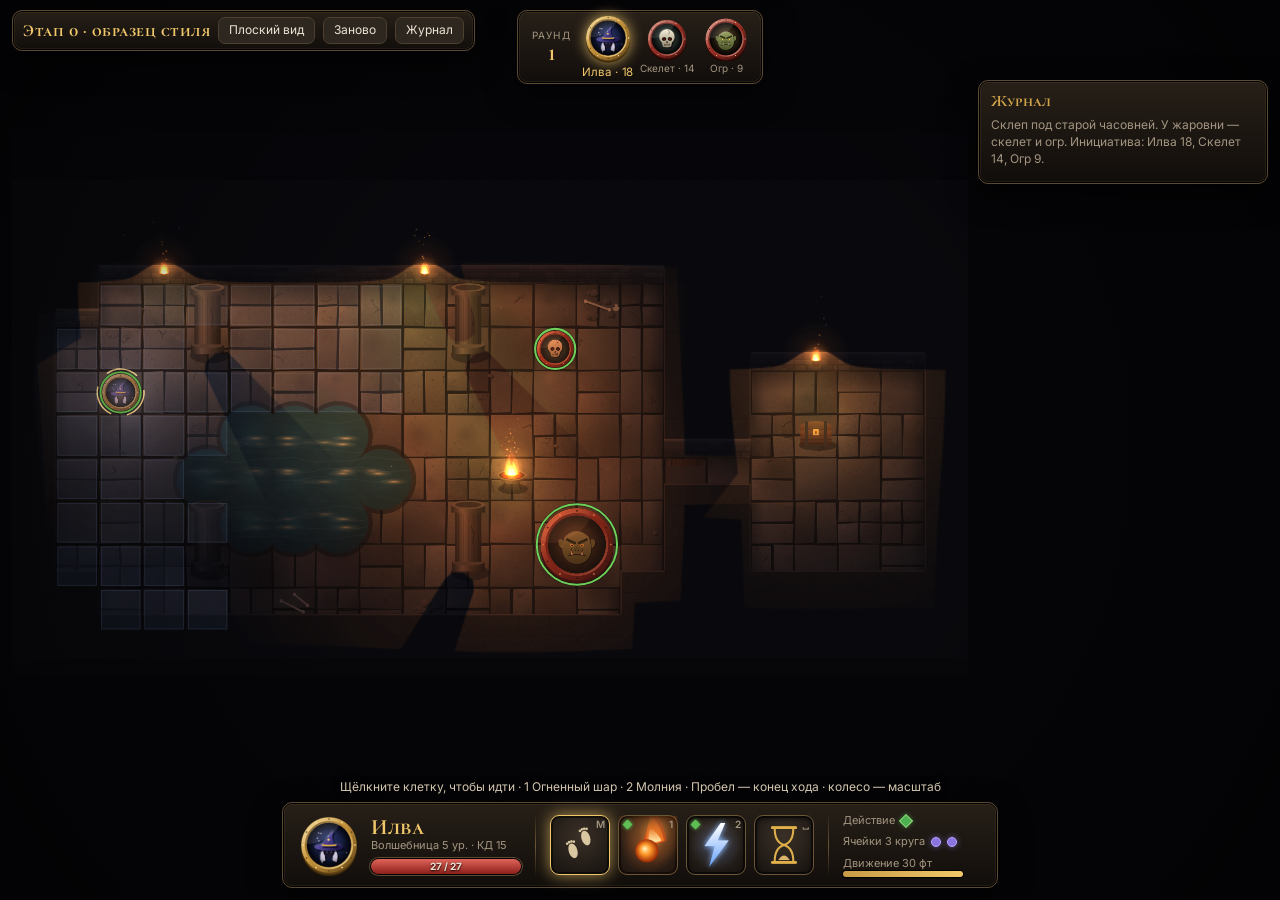
<file: lab/stage0.html>
<!doctype html>
<html lang="ru">
<head>
<meta charset="utf-8">
<meta name="viewport" content="width=device-width,initial-scale=1,viewport-fit=cover">
<title>Образец стиля стола</title>
<link rel="preconnect" href="https://fonts.googleapis.com">
<link href="https://fonts.googleapis.com/css2?family=Cormorant+SC:wght@600;700&family=Inter:wght@400;500;600;700;800&display=swap" rel="stylesheet">
<style>
:root{--gold:#d4a64a;--gold2:#f0c76a;--text:#ece3d4;--muted:#a39581;--line:#3d342a;--red:#c94a3d;color-scheme:dark}
*{box-sizing:border-box}
html,body{margin:0;height:100%;overflow:hidden;background:#060508;color:var(--text);font:14px/1.4 Inter,system-ui,sans-serif}
#cv{position:fixed;inset:0;display:block;touch-action:none}
.panel{background:linear-gradient(180deg,rgba(42,34,26,.93),rgba(18,14,11,.95));border:1px solid #5b4a33;border-radius:10px;
  box-shadow:inset 0 0 0 1px #000,inset 0 0 0 2px rgba(240,199,106,.07),0 10px 30px rgba(0,0,0,.6)}
#badge{position:fixed;left:12px;top:10px;padding:6px 10px;display:flex;gap:8px;align-items:center;z-index:5;flex-wrap:wrap}
#badge b{font:700 17px 'Cormorant SC',Georgia,serif;color:var(--gold2);letter-spacing:.03em}
.btn{font:inherit;font-size:12px;color:var(--text);background:#2d2720;border:1px solid #4d4030;border-radius:7px;padding:4px 10px;cursor:pointer}
.btn:hover{border-color:var(--gold)}
.btn.on{background:#6b5022;border-color:var(--gold)}
#init{position:fixed;left:50%;top:10px;transform:translateX(-50%);display:flex;gap:10px;align-items:center;padding:6px 14px 8px;z-index:5}
#init .round{color:var(--muted);font-size:10px;text-transform:uppercase;letter-spacing:.14em;text-align:center;margin-right:4px}
#init .round b{display:block;font:700 22px 'Cormorant SC',serif;color:var(--gold2);letter-spacing:0;line-height:1}
.med{position:relative;display:flex;flex-direction:column;align-items:center;transition:transform .25s,opacity .25s}
.med canvas{width:44px;height:44px}
.med .n{font-size:10px;color:var(--muted)}
.med.cur{transform:scale(1.15)}
.med.cur .n{color:var(--gold2)}
.med.cur canvas{filter:drop-shadow(0 0 6px rgba(240,199,106,.8))}
.med.dead{opacity:.35;filter:grayscale(1)}
#bar{position:fixed;left:50%;bottom:12px;transform:translateX(-50%);display:flex;gap:14px;align-items:stretch;padding:10px 14px;z-index:5;max-width:calc(100vw - 24px)}
.who{display:flex;gap:10px;align-items:center}
.who canvas{width:64px;height:64px}
.who .nm{font:700 22px 'Cormorant SC',serif;color:var(--gold2);line-height:1}
.who .sub{font-size:11px;color:var(--muted)}
.hp{position:relative;height:15px;width:150px;background:#1a0f0d;border-radius:8px;margin-top:5px;overflow:hidden;box-shadow:0 0 0 1px #000,0 0 0 2px #5b4a33}
.hp i{position:absolute;left:0;top:0;bottom:0;background:linear-gradient(180deg,#e0645a,#8a1f1a);transition:width .4s}
.hp span{position:absolute;inset:0;text-align:center;font-size:10px;line-height:15px;font-weight:700;text-shadow:0 1px 2px #000}
.sep{width:1px;background:linear-gradient(180deg,transparent,#6b5638,transparent)}
.acts{display:flex;gap:8px;align-items:center}
.slot{position:relative;width:60px;height:60px;border-radius:9px;border:1px solid #6b5638;padding:0;cursor:pointer;
  background:radial-gradient(circle at 50% 35%,#3a3027,#16120f);box-shadow:inset 0 0 0 2px #0008,inset 0 2px 6px #0009}
.slot canvas{width:58px;height:58px;display:block}
.slot kbd{position:absolute;right:4px;top:2px;font:600 10px Inter;color:var(--muted)}
.slot .cost{position:absolute;left:5px;top:5px;width:7px;height:7px;background:#5fbf55;transform:rotate(45deg);box-shadow:0 0 4px #5fbf55}
.slot:hover:not(:disabled){border-color:var(--gold2);box-shadow:inset 0 0 0 2px #0008,0 0 12px rgba(240,199,106,.35)}
.slot.on{border-color:var(--gold2);box-shadow:inset 0 0 0 2px #0008,0 0 16px rgba(240,199,106,.7)}
.slot:disabled{filter:grayscale(1) brightness(.5);cursor:not-allowed}
.res{display:flex;flex-direction:column;justify-content:center;gap:6px;font-size:11px;color:var(--muted);min-width:140px}
.pips{display:flex;gap:6px;align-items:center}
.pip{width:10px;height:10px;transform:rotate(45deg);border:1px solid #8fd07a;background:#4caf50;box-shadow:0 0 5px #4caf5099}
.pip.sl{border-radius:50%;transform:none;background:#8a74e0;border-color:#b5a5ff;box-shadow:0 0 6px #8a74e099}
.pip.off{background:#222;box-shadow:none;border-color:#444}
.mv{height:6px;width:120px;background:#1b1712;border-radius:3px;overflow:hidden;box-shadow:0 0 0 1px #000}
.mv i{display:block;height:100%;background:linear-gradient(90deg,#c89b45,#f0c76a);transition:width .3s}
#log{position:fixed;right:12px;top:80px;width:290px;max-height:calc(100vh - 230px);overflow:auto;padding:10px 12px;font-size:12px;z-index:4}
#log h4{margin:0 0 6px;font:700 16px 'Cormorant SC',serif;color:var(--gold)}
#log p{margin:0 0 6px;color:#cfc3b0}
.c{color:var(--gold2)}.f{color:#ff9a4a}.l{color:#9cc7ff}.r{color:#e0665b}.g{color:#8bc47a}.m{color:var(--muted)}
#tip{position:fixed;z-index:9;pointer-events:none;width:270px;padding:10px 12px;display:none}
#tip h5{margin:0;font:700 19px 'Cormorant SC',serif;color:var(--gold2)}
#tip .sub{color:var(--muted);font-size:11px;margin-bottom:4px}
#tip p{margin:4px 0 0;font-size:12px}
#banner{position:fixed;left:50%;top:30%;transform:translate(-50%,-50%);font:700 46px 'Cormorant SC',serif;color:var(--gold2);text-align:center;
  text-shadow:0 0 20px #000,0 0 40px rgba(240,160,60,.5);pointer-events:none;opacity:0;transition:opacity .4s;z-index:6}
#banner small{display:block;font:500 14px Inter;color:var(--text)}
#hint{position:fixed;left:50%;bottom:104px;transform:translateX(-50%);font-size:12px;color:#d9ccb6;text-shadow:0 1px 3px #000,0 0 8px #000;z-index:4;white-space:nowrap;pointer-events:none}
@media (max-width:820px){
  #log{display:none}#log.show{display:block;left:12px;right:12px;width:auto;top:124px}
  .who .hp{width:96px}.res,#hint,.sep{display:none}#bar{gap:8px;padding:8px}
  .slot{width:46px;height:46px}.slot canvas{width:44px;height:44px}.who canvas,#whoSub{display:none}.who .nm{font-size:18px}
  #init{top:auto;bottom:86px;padding:4px 10px}.med canvas{width:34px;height:34px}.med .n{white-space:nowrap;font-size:9px}
}
</style>
</head>
<body>
<canvas id="cv"></canvas>
<div id="badge" class="panel"><b>Этап 0 · образец стиля</b>
  <button class="btn" id="flatBtn" title="Тот же бой без света, текстур и эффектов">Плоский вид</button>
  <button class="btn" id="resetBtn">Заново</button>
  <button class="btn" id="logBtn">Журнал</button>
</div>
<div id="init" class="panel"></div>
<div id="log" class="panel"><h4>Журнал</h4><div id="logBody"></div></div>
<div id="hint"></div>
<div id="bar" class="panel">
  <div class="who"><canvas id="portrait" width="128" height="128"></canvas>
    <div><div class="nm" id="whoName"></div><div class="sub" id="whoSub"></div>
      <div class="hp"><i id="hpFill"></i><span id="hpText"></span></div></div></div>
  <div class="sep"></div>
  <div class="acts" id="acts"></div>
  <div class="sep"></div>
  <div class="res">
    <div class="pips">Действие <span class="pip" id="pipAct"></span></div>
    <div class="pips">Ячейки 3 круга <span id="pipSlots" class="pips"></span></div>
    <div>Движение <span id="mvText"></span><div class="mv"><i id="mvFill"></i></div></div>
  </div>
</div>
<div id="tip" class="panel"></div>
<div id="banner"></div>
<script src="stage0-gfx.js"></script>
<script src="stage0-game.js"></script>
</body>
</html>
</file>
